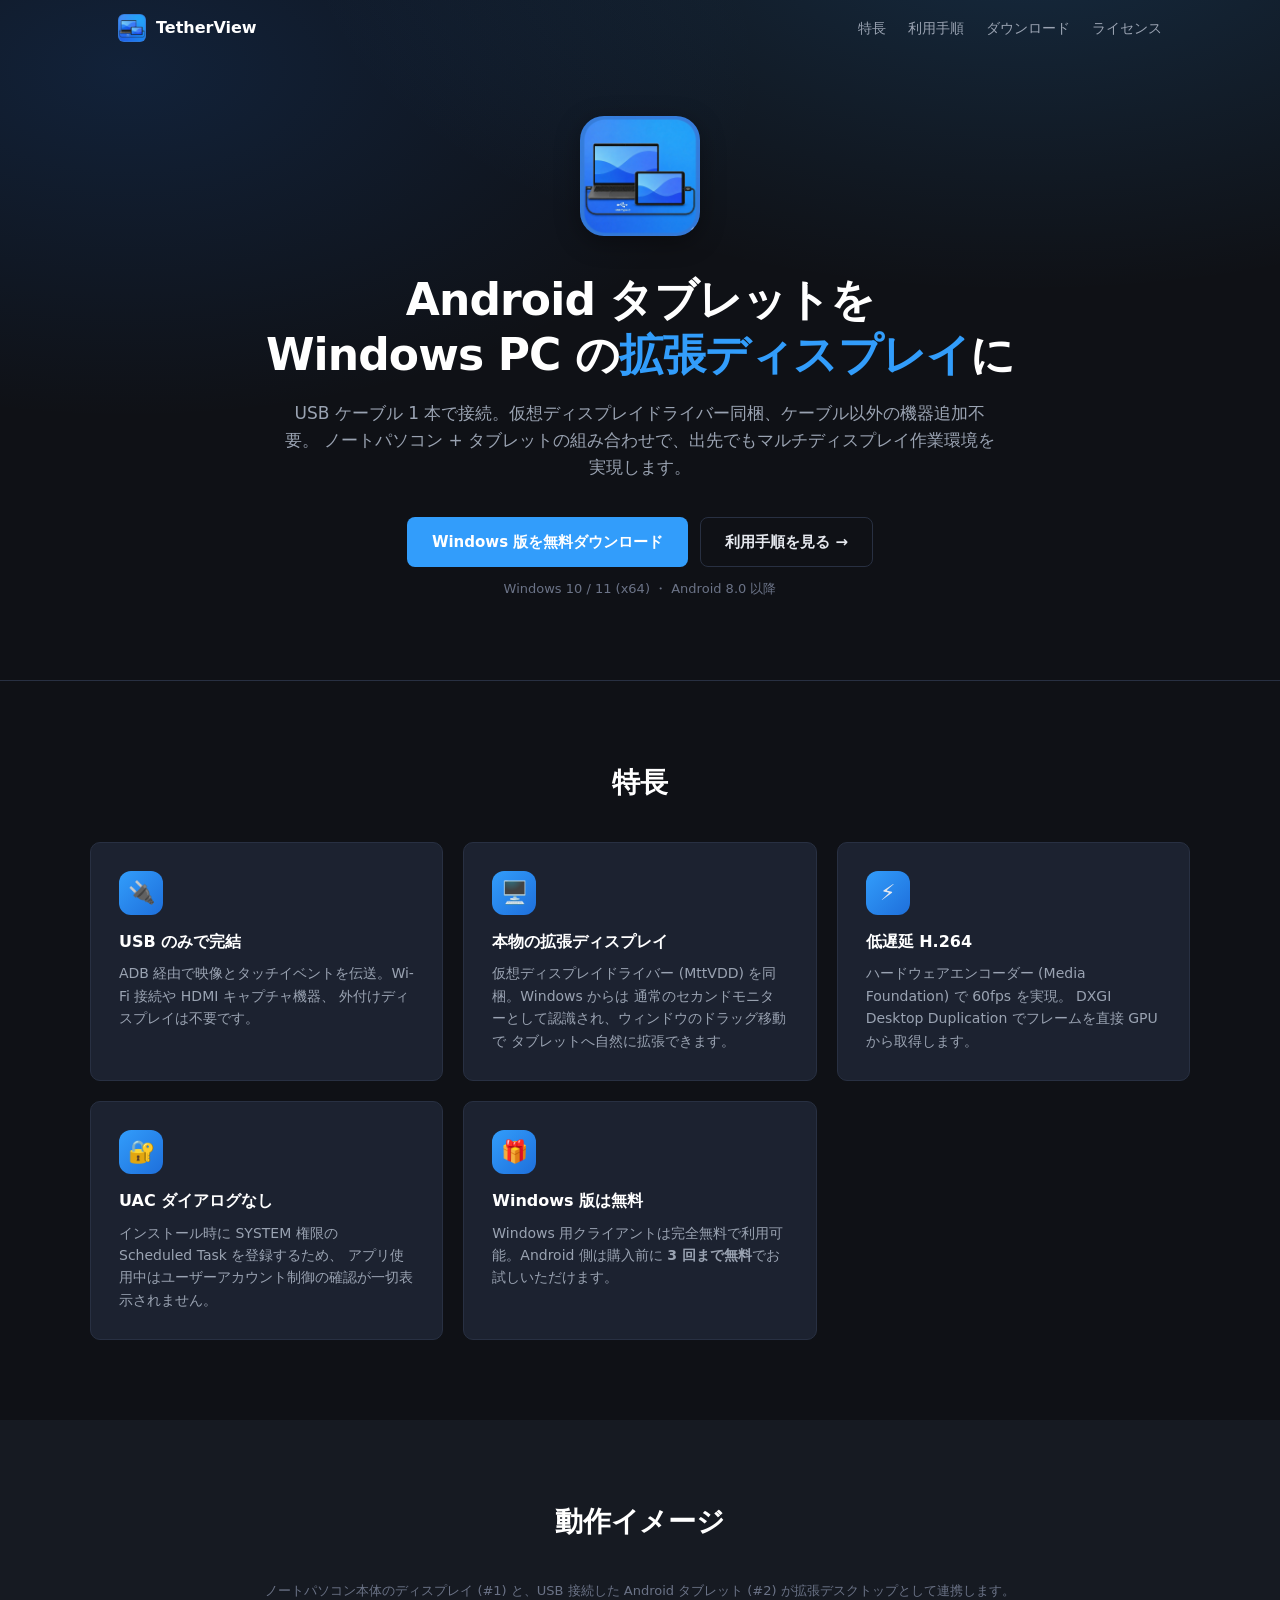
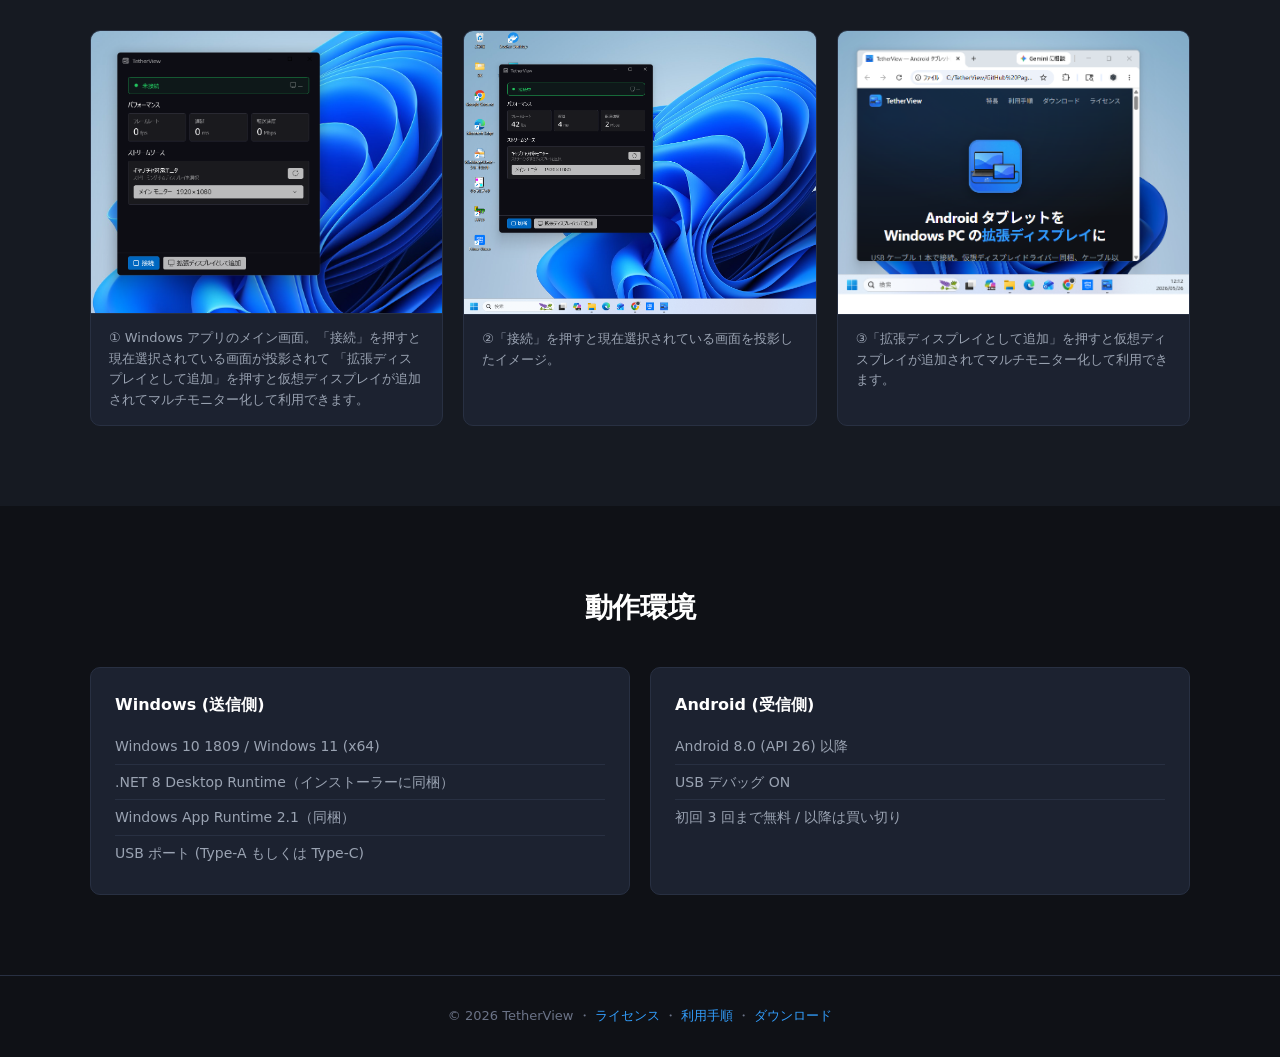
<file: index.html>
<!DOCTYPE html>
<html lang="ja">
<head>
  <meta charset="UTF-8" />
  <meta name="viewport" content="width=device-width, initial-scale=1" />
  <title>TetherView — Android タブレットを PC の拡張ディスプレイに</title>
  <meta name="description" content="USB ケーブル 1 本で Android タブレットを Windows PC の拡張モニターとして利用。仮想ディスプレイドライバー同梱で追加の HDMI 機器不要。" />
  <link rel="icon" href="assets/icon.png" type="image/png" />
  <link rel="stylesheet" href="assets/style.css" />
</head>
<body>
  <header class="hero">
    <nav class="topbar">
      <a class="brand" href="./">
        <img src="assets/icon.png" alt="TetherView" />
        <span>TetherView</span>
      </a>
      <ul class="nav">
        <li><a href="#features">特長</a></li>
        <li><a href="usage.html">利用手順</a></li>
        <li><a href="downloads.html">ダウンロード</a></li>
        <li><a href="license.html">ライセンス</a></li>
      </ul>
    </nav>

    <div class="hero-inner">
      <img class="hero-icon" src="assets/icon.png" alt="" />
      <h1>Android タブレットを<br>Windows PC の<strong>拡張ディスプレイ</strong>に</h1>
      <p class="lead">
        USB ケーブル 1 本で接続。仮想ディスプレイドライバー同梱、ケーブル以外の機器追加不要。
        ノートパソコン + タブレットの組み合わせで、出先でもマルチディスプレイ作業環境を実現します。
      </p>
      <div class="cta">
        <a class="btn btn-primary" href="downloads.html">
          Windows 版を無料ダウンロード
        </a>
        <a class="btn btn-ghost" href="usage.html">利用手順を見る →</a>
      </div>
      <p class="subnote">
        Windows 10 / 11 (x64) ・ Android 8.0 以降
      </p>
    </div>
  </header>

  <section id="features" class="section">
    <div class="container">
      <h2>特長</h2>
      <div class="features">
        <div class="feature">
          <div class="icon-circle">🔌</div>
          <h3>USB のみで完結</h3>
          <p>
            ADB 経由で映像とタッチイベントを伝送。Wi-Fi 接続や HDMI キャプチャ機器、
            外付けディスプレイは不要です。
          </p>
        </div>
        <div class="feature">
          <div class="icon-circle">🖥️</div>
          <h3>本物の拡張ディスプレイ</h3>
          <p>
            仮想ディスプレイドライバー (MttVDD) を同梱。Windows からは
            通常のセカンドモニターとして認識され、ウィンドウのドラッグ移動で
            タブレットへ自然に拡張できます。
          </p>
        </div>
        <div class="feature">
          <div class="icon-circle">⚡</div>
          <h3>低遅延 H.264</h3>
          <p>
            ハードウェアエンコーダー (Media Foundation) で 60fps を実現。
            DXGI Desktop Duplication でフレームを直接 GPU から取得します。
          </p>
        </div>
        <div class="feature">
          <div class="icon-circle">🔐</div>
          <h3>UAC ダイアログなし</h3>
          <p>
            インストール時に SYSTEM 権限の Scheduled Task を登録するため、
            アプリ使用中はユーザーアカウント制御の確認が一切表示されません。
          </p>
        </div>
        <div class="feature">
          <div class="icon-circle">🎁</div>
          <h3>Windows 版は無料</h3>
          <p>
            Windows 用クライアントは完全無料で利用可能。Android 側は購入前に
            <strong>3 回まで無料</strong>でお試しいただけます。
          </p>
        </div>
      </div>
    </div>
  </section>

  <section class="section section-alt">
    <div class="container">
      <h2>動作イメージ</h2>
      <p class="subnote center">
        ノートパソコン本体のディスプレイ (#1) と、USB 接続した Android タブレット (#2)
        が拡張デスクトップとして連携します。
      </p>
      <div class="screens">
        <figure>
          <img src="assets/screenshots/demo_app_main.png" alt="TetherView Windows 版のメイン画面" />
          <figcaption>
            ① Windows アプリのメイン画面。「接続」を押すと現在選択されている画面が投影されて
            「拡張ディスプレイとして追加」を押すと仮想ディスプレイが追加されてマルチモニター化して利用できます。
          </figcaption>
        </figure>
        <figure>
          <img src="assets/screenshots/demo_display_settings.png" alt="接続中の画面イメージ" />
          <figcaption>
            ②「接続」を押すと現在選択されている画面を投影したイメージ。
          </figcaption>
        </figure>
        <figure>
          <img src="assets/screenshots/demo_browser_extended.png" alt="拡張ディスプレイとして追加の動作" />
          <figcaption>
            ③「拡張ディスプレイとして追加」を押すと仮想ディスプレイが追加されてマルチモニター化して利用できます。
          </figcaption>
        </figure>
      </div>
    </div>
  </section>

  <section class="section">
    <div class="container">
      <h2>動作環境</h2>
      <div class="reqs">
        <div class="req">
          <h3>Windows (送信側)</h3>
          <ul>
            <li>Windows 10 1809 / Windows 11 (x64)</li>
            <li>.NET 8 Desktop Runtime（インストーラーに同梱）</li>
            <li>Windows App Runtime 2.1（同梱）</li>
            <li>USB ポート (Type-A もしくは Type-C)</li>
          </ul>
        </div>
        <div class="req">
          <h3>Android (受信側)</h3>
          <ul>
            <li>Android 8.0 (API 26) 以降</li>
            <li>USB デバッグ ON</li>
            <li>初回 3 回まで無料 / 以降は買い切り</li>
          </ul>
        </div>
      </div>
    </div>
  </section>

  <footer class="footer">
    <div class="container">
      <p>
        © 2026 TetherView ・
        <a href="license.html">ライセンス</a> ・
        <a href="usage.html">利用手順</a> ・
        <a href="downloads.html">ダウンロード</a>
      </p>
    </div>
  </footer>
</body>
</html>
</file>
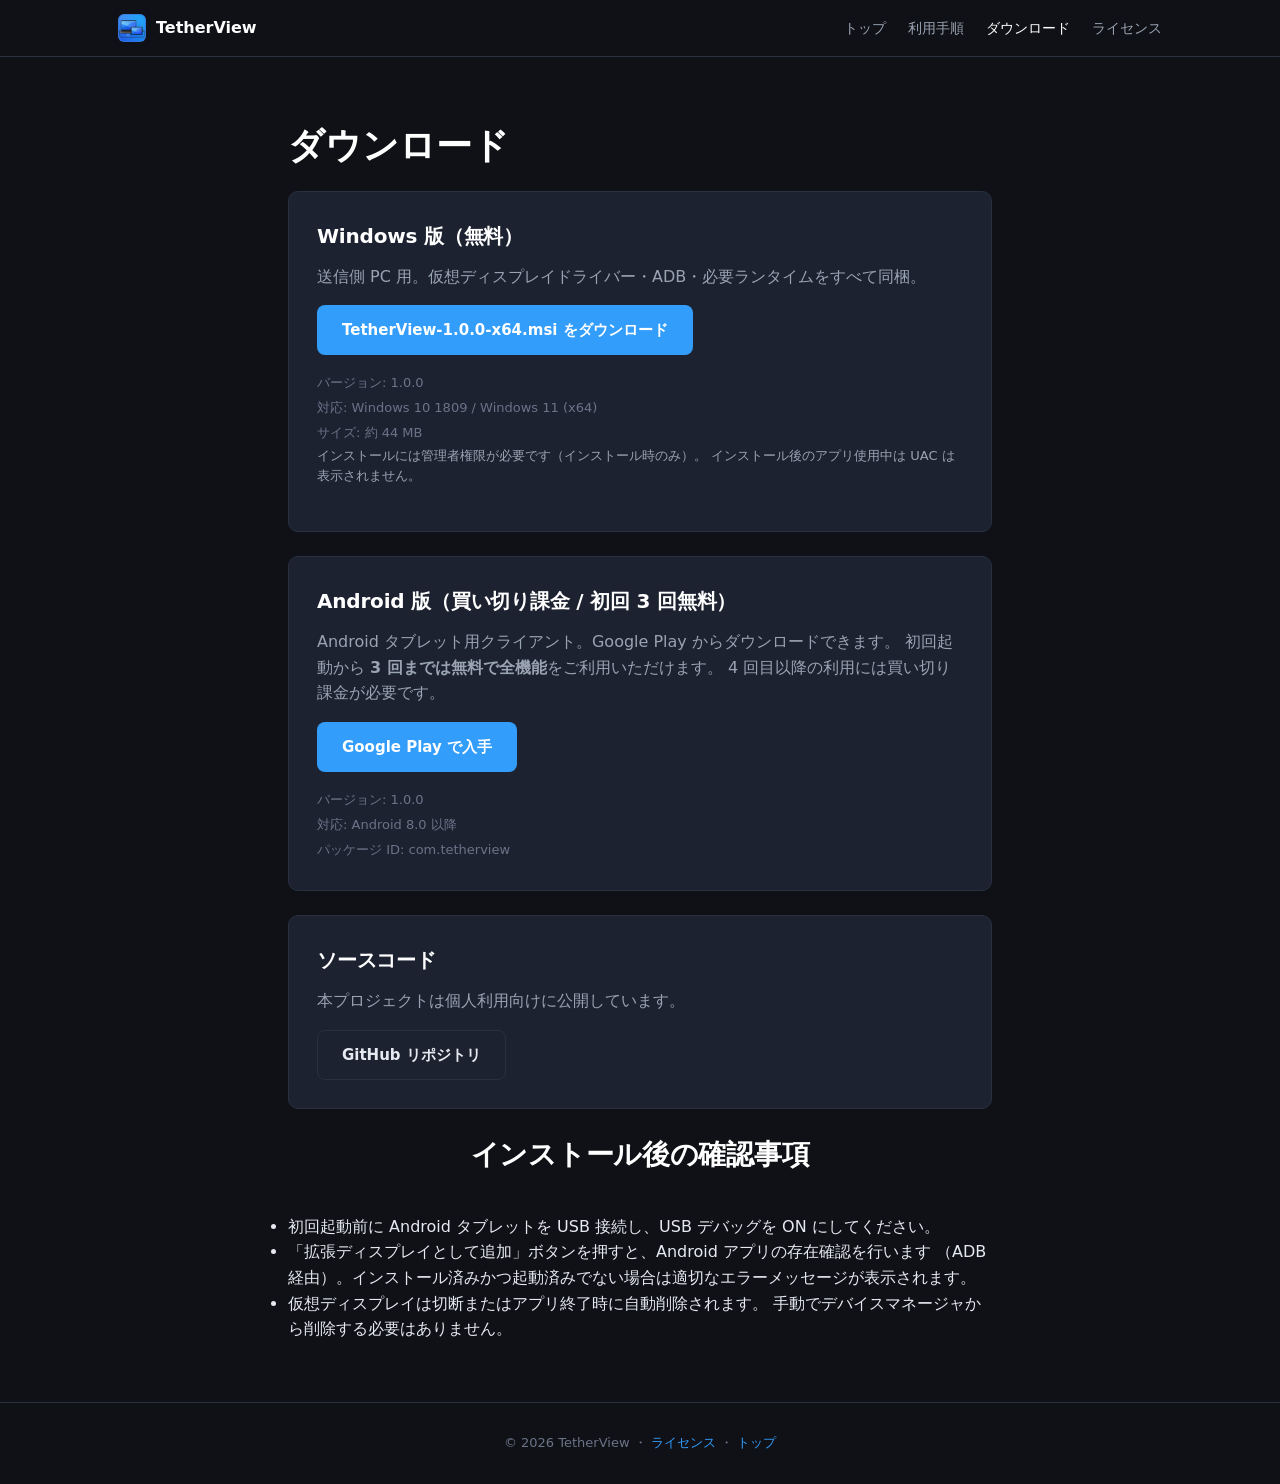
<file: downloads.html>
<!DOCTYPE html>
<html lang="ja">
<head>
  <meta charset="UTF-8" />
  <meta name="viewport" content="width=device-width, initial-scale=1" />
  <title>TetherView — ダウンロード</title>
  <link rel="icon" href="assets/icon.png" type="image/png" />
  <link rel="stylesheet" href="assets/style.css" />
</head>
<body>
  <header class="topbar-only">
    <nav class="topbar">
      <a class="brand" href="./">
        <img src="assets/icon.png" alt="TetherView" />
        <span>TetherView</span>
      </a>
      <ul class="nav">
        <li><a href="./">トップ</a></li>
        <li><a href="usage.html">利用手順</a></li>
        <li><a href="downloads.html" class="active">ダウンロード</a></li>
        <li><a href="license.html">ライセンス</a></li>
      </ul>
    </nav>
  </header>

  <main class="container narrow">
    <h1>ダウンロード</h1>

    <div class="download-card">
      <h2>Windows 版（無料）</h2>
      <p>送信側 PC 用。仮想ディスプレイドライバー・ADB・必要ランタイムをすべて同梱。</p>
      <a class="btn btn-primary" href="downloads/TetherView-1.0.0-x64.msi" download>
        TetherView-1.0.0-x64.msi をダウンロード
      </a>
      <ul class="meta">
        <li>バージョン: 1.0.0</li>
        <li>対応: Windows 10 1809 / Windows 11 (x64)</li>
        <li>サイズ: 約 44 MB</li>
      </ul>
      <p class="subnote">
        インストールには管理者権限が必要です（インストール時のみ）。
        インストール後のアプリ使用中は UAC は表示されません。
      </p>
    </div>

    <div class="download-card">
      <h2>Android 版（買い切り課金 / 初回 3 回無料）</h2>
      <p>
        Android タブレット用クライアント。Google Play からダウンロードできます。
        初回起動から <strong>3 回までは無料で全機能</strong>をご利用いただけます。
        4 回目以降の利用には買い切り課金が必要です。
      </p>
      <a class="btn btn-primary" href="#" onclick="alert('Google Play 公開準備中です。')">
        Google Play で入手
      </a>
      <ul class="meta">
        <li>バージョン: 1.0.0</li>
        <li>対応: Android 8.0 以降</li>
        <li>パッケージ ID: com.tetherview</li>
      </ul>
    </div>

    <div class="download-card">
      <h2>ソースコード</h2>
      <p>本プロジェクトは個人利用向けに公開しています。</p>
      <a class="btn btn-ghost" href="https://github.com/your-org/TetherView" target="_blank" rel="noopener">
        GitHub リポジトリ
      </a>
    </div>

    <h2>インストール後の確認事項</h2>
    <ul>
      <li>初回起動前に Android タブレットを USB 接続し、USB デバッグを ON にしてください。</li>
      <li>「拡張ディスプレイとして追加」ボタンを押すと、Android アプリの存在確認を行います
          （ADB 経由）。インストール済みかつ起動済みでない場合は適切なエラーメッセージが表示されます。</li>
      <li>仮想ディスプレイは切断またはアプリ終了時に自動削除されます。
          手動でデバイスマネージャから削除する必要はありません。</li>
    </ul>
  </main>

  <footer class="footer">
    <div class="container">
      <p>© 2026 TetherView ・ <a href="license.html">ライセンス</a> ・ <a href="./">トップ</a></p>
    </div>
  </footer>
</body>
</html>
</file>
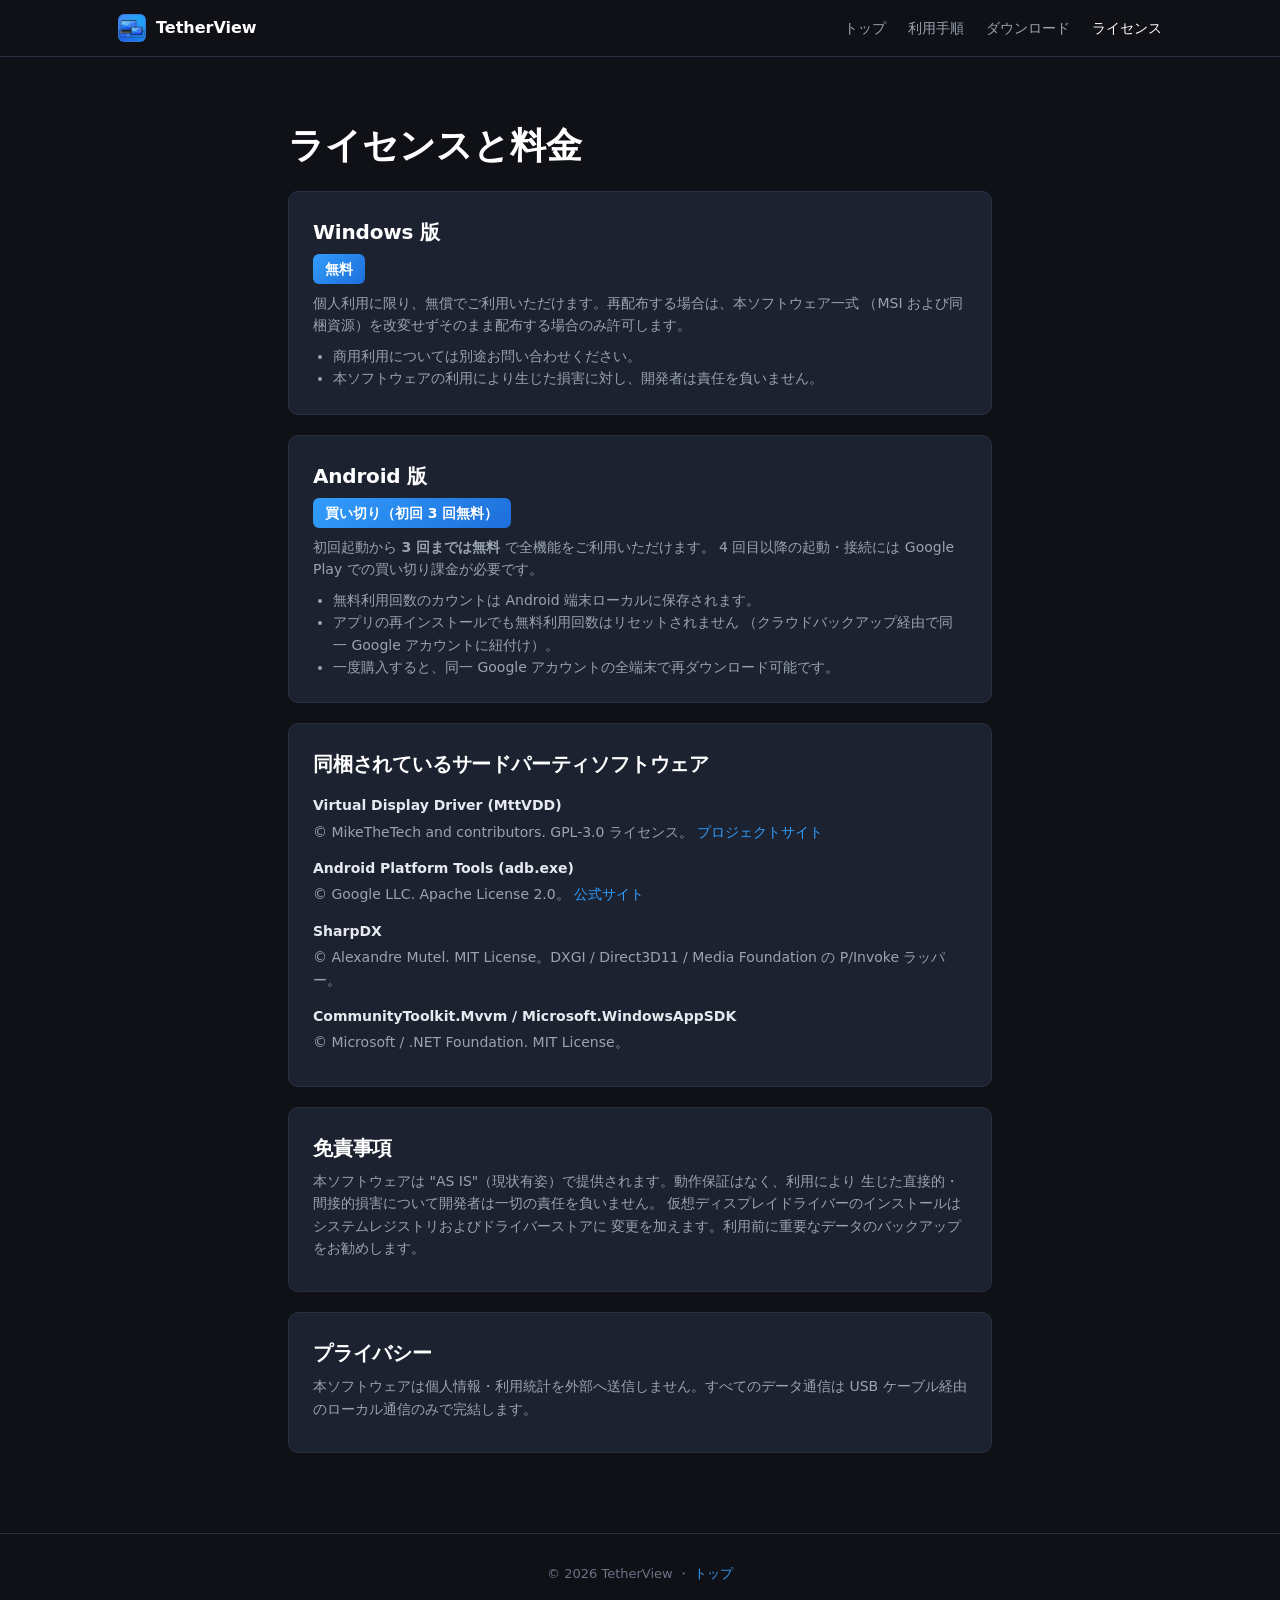
<file: license.html>
<!DOCTYPE html>
<html lang="ja">
<head>
  <meta charset="UTF-8" />
  <meta name="viewport" content="width=device-width, initial-scale=1" />
  <title>TetherView — ライセンス</title>
  <link rel="icon" href="assets/icon.png" type="image/png" />
  <link rel="stylesheet" href="assets/style.css" />
</head>
<body>
  <header class="topbar-only">
    <nav class="topbar">
      <a class="brand" href="./">
        <img src="assets/icon.png" alt="TetherView" />
        <span>TetherView</span>
      </a>
      <ul class="nav">
        <li><a href="./">トップ</a></li>
        <li><a href="usage.html">利用手順</a></li>
        <li><a href="downloads.html">ダウンロード</a></li>
        <li><a href="license.html" class="active">ライセンス</a></li>
      </ul>
    </nav>
  </header>

  <main class="container narrow">
    <h1>ライセンスと料金</h1>

    <section class="license-card">
      <h2>Windows 版</h2>
      <p class="price-tag">無料</p>
      <p>
        個人利用に限り、無償でご利用いただけます。再配布する場合は、本ソフトウェア一式
        （MSI および同梱資源）を改変せずそのまま配布する場合のみ許可します。
      </p>
      <ul>
        <li>商用利用については別途お問い合わせください。</li>
        <li>本ソフトウェアの利用により生じた損害に対し、開発者は責任を負いません。</li>
      </ul>
    </section>

    <section class="license-card">
      <h2>Android 版</h2>
      <p class="price-tag">買い切り（初回 3 回無料）</p>
      <p>
        初回起動から <strong>3 回までは無料</strong> で全機能をご利用いただけます。
        4 回目以降の起動・接続には Google Play での買い切り課金が必要です。
      </p>
      <ul>
        <li>無料利用回数のカウントは Android 端末ローカルに保存されます。</li>
        <li>アプリの再インストールでも無料利用回数はリセットされません
          （クラウドバックアップ経由で同一 Google アカウントに紐付け）。</li>
        <li>一度購入すると、同一 Google アカウントの全端末で再ダウンロード可能です。</li>
      </ul>
    </section>

    <section class="license-card">
      <h2>同梱されているサードパーティソフトウェア</h2>
      <h3>Virtual Display Driver (MttVDD)</h3>
      <p>
        © MikeTheTech and contributors. GPL-3.0 ライセンス。
        <a href="https://github.com/MikeTheTech/VirtualDisplayDriver" target="_blank" rel="noopener">プロジェクトサイト</a>
      </p>

      <h3>Android Platform Tools (adb.exe)</h3>
      <p>
        © Google LLC. Apache License 2.0。
        <a href="https://developer.android.com/tools/releases/platform-tools" target="_blank" rel="noopener">公式サイト</a>
      </p>

      <h3>SharpDX</h3>
      <p>
        © Alexandre Mutel. MIT License。DXGI / Direct3D11 / Media Foundation の P/Invoke ラッパー。
      </p>

      <h3>CommunityToolkit.Mvvm / Microsoft.WindowsAppSDK</h3>
      <p>© Microsoft / .NET Foundation. MIT License。</p>
    </section>

    <section class="license-card">
      <h2>免責事項</h2>
      <p>
        本ソフトウェアは "AS IS"（現状有姿）で提供されます。動作保証はなく、利用により
        生じた直接的・間接的損害について開発者は一切の責任を負いません。
        仮想ディスプレイドライバーのインストールはシステムレジストリおよびドライバーストアに
        変更を加えます。利用前に重要なデータのバックアップをお勧めします。
      </p>
    </section>

    <section class="license-card">
      <h2>プライバシー</h2>
      <p>
        本ソフトウェアは個人情報・利用統計を外部へ送信しません。すべてのデータ通信は
        USB ケーブル経由のローカル通信のみで完結します。
      </p>
    </section>
  </main>

  <footer class="footer">
    <div class="container">
      <p>© 2026 TetherView ・ <a href="./">トップ</a></p>
    </div>
  </footer>
</body>
</html>
</file>
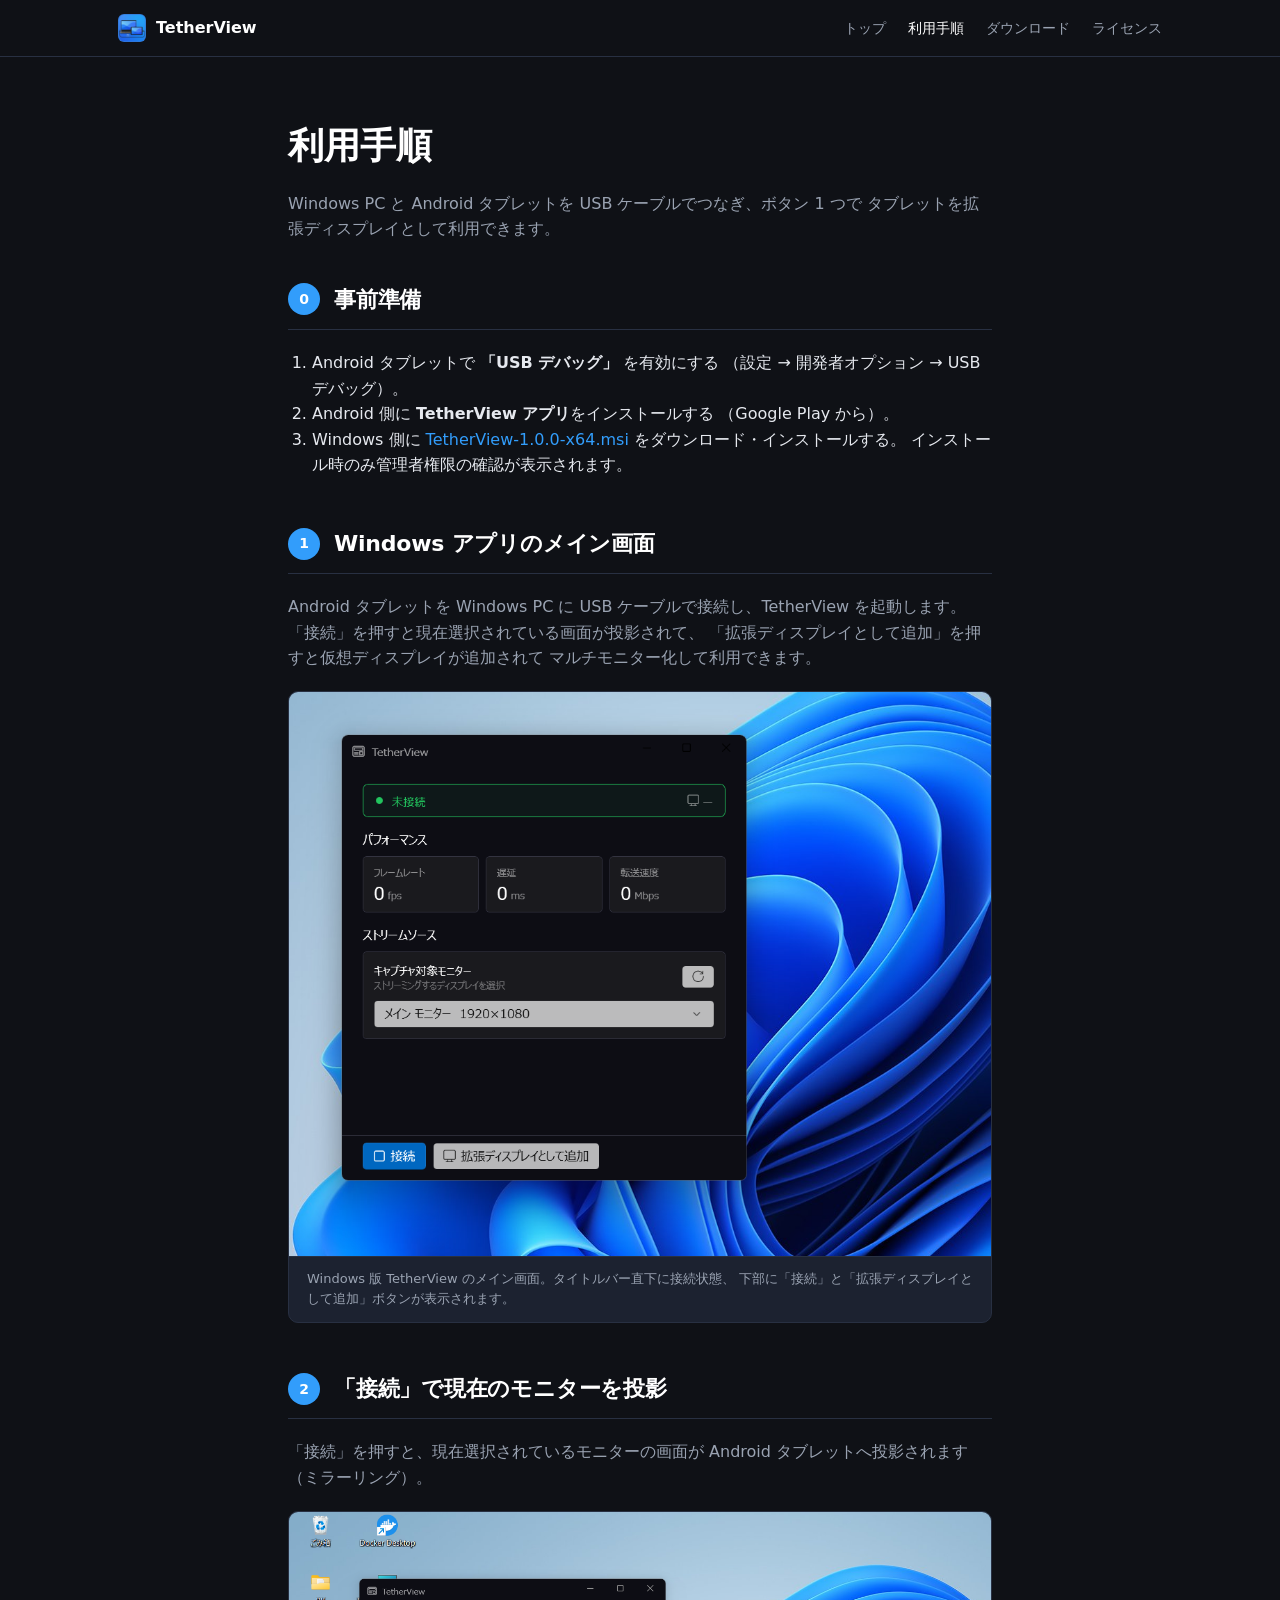
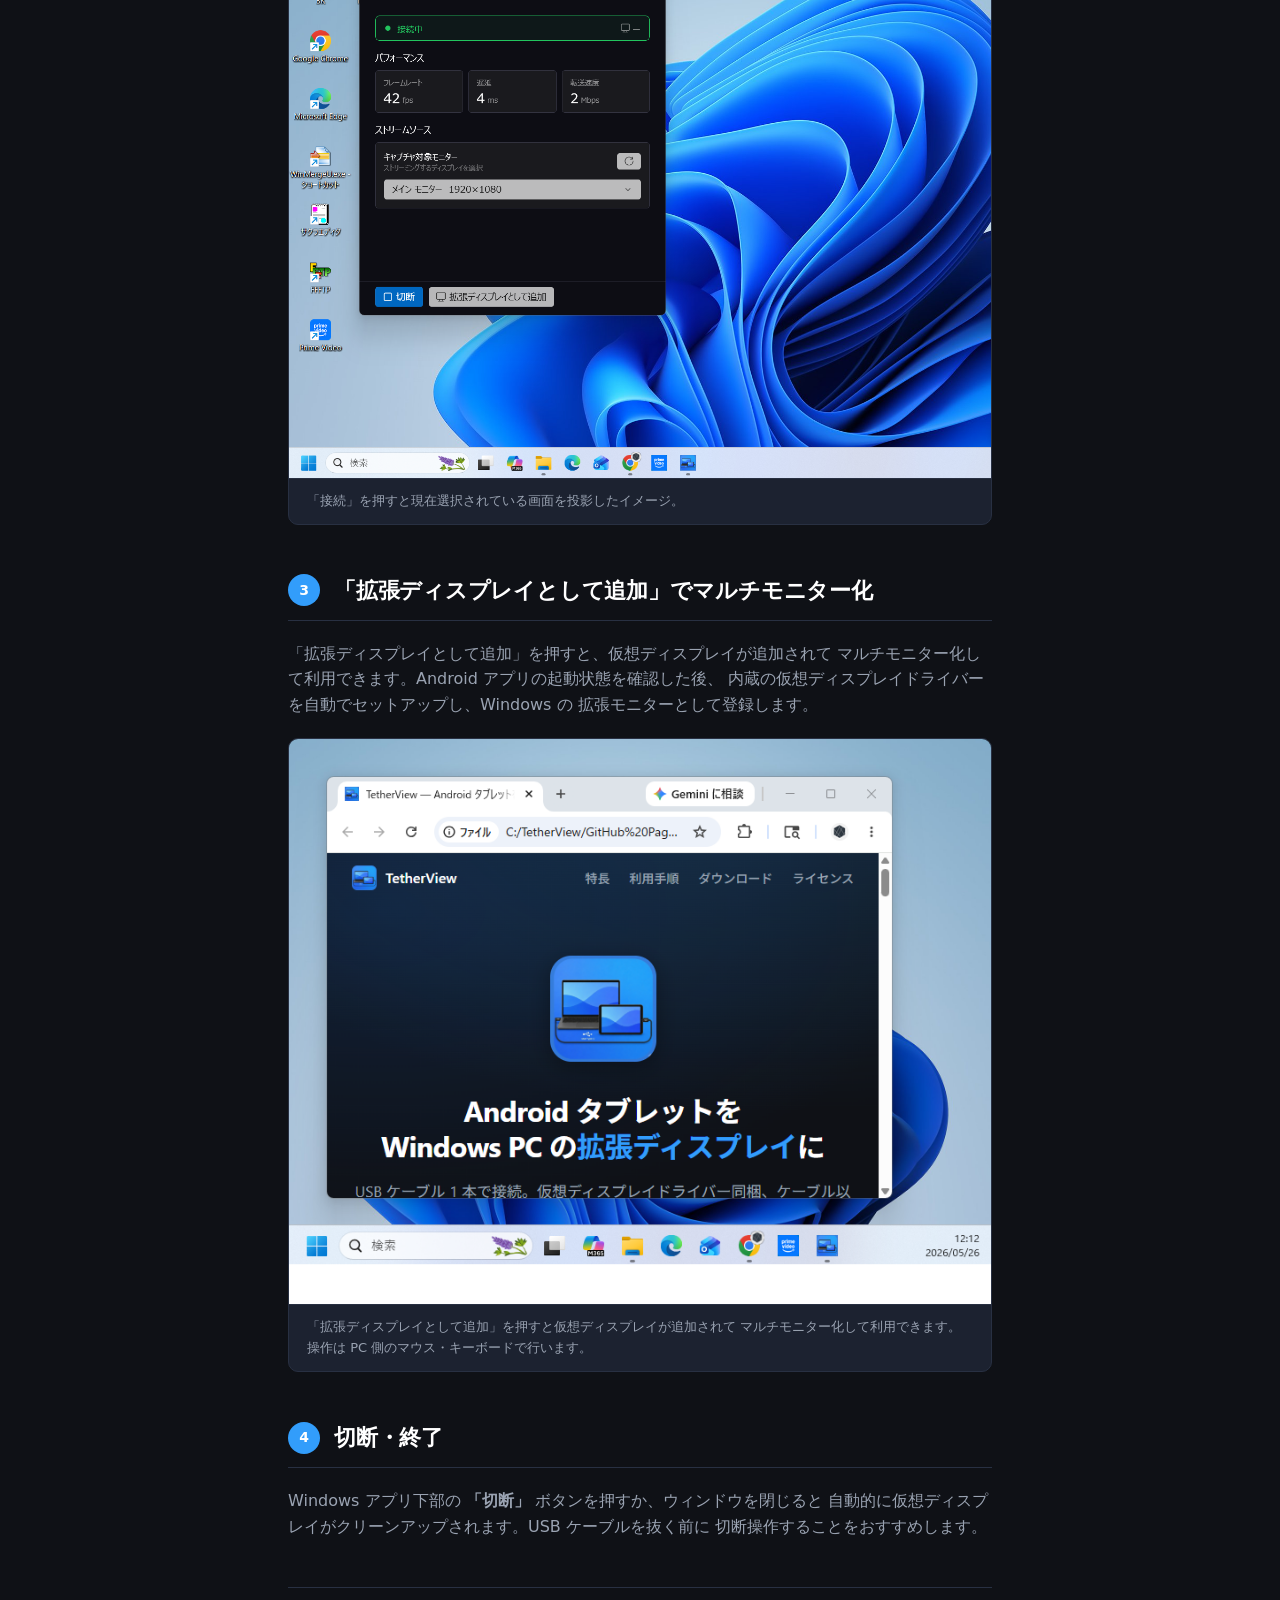
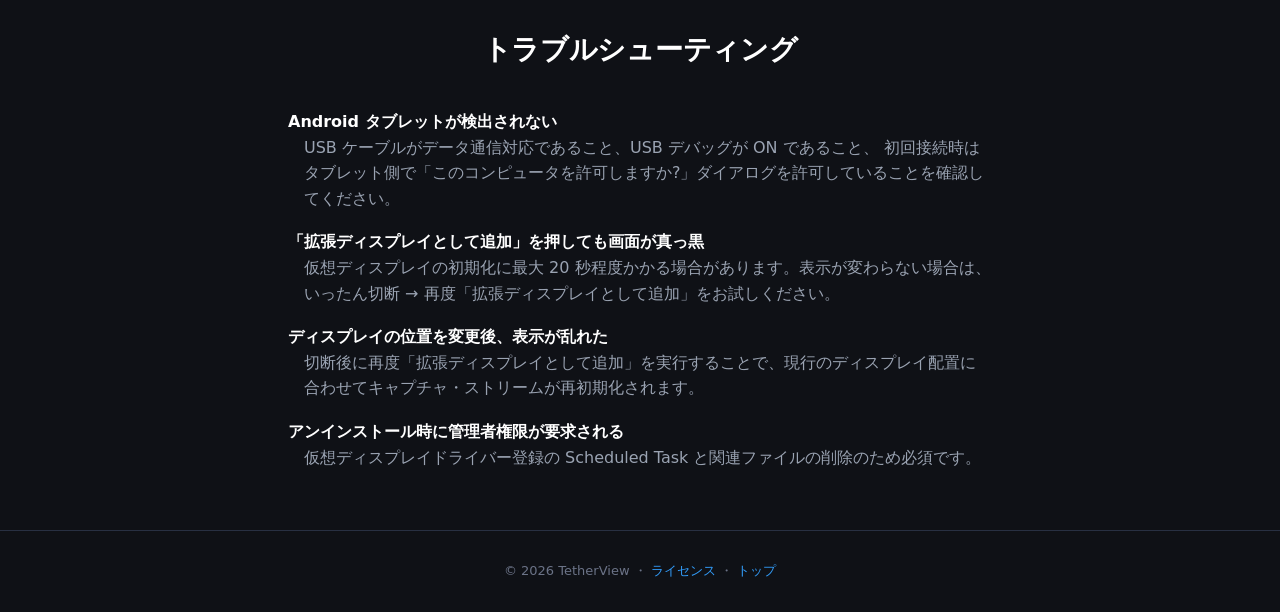
<file: usage.html>
<!DOCTYPE html>
<html lang="ja">
<head>
  <meta charset="UTF-8" />
  <meta name="viewport" content="width=device-width, initial-scale=1" />
  <title>TetherView — 利用手順</title>
  <link rel="icon" href="assets/icon.png" type="image/png" />
  <link rel="stylesheet" href="assets/style.css" />
</head>
<body>
  <header class="topbar-only">
    <nav class="topbar">
      <a class="brand" href="./">
        <img src="assets/icon.png" alt="TetherView" />
        <span>TetherView</span>
      </a>
      <ul class="nav">
        <li><a href="./">トップ</a></li>
        <li><a href="usage.html" class="active">利用手順</a></li>
        <li><a href="downloads.html">ダウンロード</a></li>
        <li><a href="license.html">ライセンス</a></li>
      </ul>
    </nav>
  </header>

  <main class="container narrow">
    <h1>利用手順</h1>
    <p class="lead">
      Windows PC と Android タブレットを USB ケーブルでつなぎ、ボタン 1 つで
      タブレットを拡張ディスプレイとして利用できます。
    </p>

    <section class="step">
      <h2><span class="num">0</span> 事前準備</h2>
      <ol>
        <li>Android タブレットで <strong>「USB デバッグ」</strong> を有効にする
          （設定 → 開発者オプション → USB デバッグ）。</li>
        <li>Android 側に <strong>TetherView アプリ</strong>をインストールする
          （Google Play から）。</li>
        <li>Windows 側に <a href="downloads.html">TetherView-1.0.0-x64.msi</a> をダウンロード・インストールする。
          インストール時のみ管理者権限の確認が表示されます。</li>
      </ol>
    </section>

    <section class="step">
      <h2><span class="num">1</span> Windows アプリのメイン画面</h2>
      <p>
        Android タブレットを Windows PC に USB ケーブルで接続し、TetherView を起動します。
        「接続」を押すと現在選択されている画面が投影されて、
        「拡張ディスプレイとして追加」を押すと仮想ディスプレイが追加されて
        マルチモニター化して利用できます。
      </p>
      <figure>
        <img src="assets/screenshots/demo_app_main.png"
             alt="TetherView Windows 版のメイン画面" />
        <figcaption>Windows 版 TetherView のメイン画面。タイトルバー直下に接続状態、
          下部に「接続」と「拡張ディスプレイとして追加」ボタンが表示されます。</figcaption>
      </figure>
    </section>

    <section class="step">
      <h2><span class="num">2</span>「接続」で現在のモニターを投影</h2>
      <p>
        「接続」を押すと、現在選択されているモニターの画面が Android タブレットへ投影されます
        （ミラーリング）。
      </p>
      <figure>
        <img src="assets/screenshots/demo_display_settings.png"
             alt="接続中の画面イメージ" />
        <figcaption>「接続」を押すと現在選択されている画面を投影したイメージ。</figcaption>
      </figure>
    </section>

    <section class="step">
      <h2><span class="num">3</span>「拡張ディスプレイとして追加」でマルチモニター化</h2>
      <p>
        「拡張ディスプレイとして追加」を押すと、仮想ディスプレイが追加されて
        マルチモニター化して利用できます。Android アプリの起動状態を確認した後、
        内蔵の仮想ディスプレイドライバーを自動でセットアップし、Windows の
        拡張モニターとして登録します。
      </p>
      <figure>
        <img src="assets/screenshots/demo_browser_extended.png"
             alt="拡張ディスプレイとして追加の動作" />
        <figcaption>「拡張ディスプレイとして追加」を押すと仮想ディスプレイが追加されて
          マルチモニター化して利用できます。操作は PC 側のマウス・キーボードで行います。</figcaption>
      </figure>
    </section>

    <section class="step">
      <h2><span class="num">4</span> 切断・終了</h2>
      <p>
        Windows アプリ下部の <strong>「切断」</strong> ボタンを押すか、ウィンドウを閉じると
        自動的に仮想ディスプレイがクリーンアップされます。USB ケーブルを抜く前に
        切断操作することをおすすめします。
      </p>
    </section>

    <hr />

    <h2>トラブルシューティング</h2>
    <dl class="faq">
      <dt>Android タブレットが検出されない</dt>
      <dd>USB ケーブルがデータ通信対応であること、USB デバッグが ON であること、
          初回接続時はタブレット側で「このコンピュータを許可しますか?」ダイアログを許可していることを確認してください。</dd>

      <dt>「拡張ディスプレイとして追加」を押しても画面が真っ黒</dt>
      <dd>仮想ディスプレイの初期化に最大 20 秒程度かかる場合があります。表示が変わらない場合は、
          いったん切断 → 再度「拡張ディスプレイとして追加」をお試しください。</dd>

      <dt>ディスプレイの位置を変更後、表示が乱れた</dt>
      <dd>切断後に再度「拡張ディスプレイとして追加」を実行することで、現行のディスプレイ配置に
          合わせてキャプチャ・ストリームが再初期化されます。</dd>

      <dt>アンインストール時に管理者権限が要求される</dt>
      <dd>仮想ディスプレイドライバー登録の Scheduled Task と関連ファイルの削除のため必須です。</dd>
    </dl>
  </main>

  <footer class="footer">
    <div class="container">
      <p>
        © 2026 TetherView ・
        <a href="license.html">ライセンス</a> ・
        <a href="./">トップ</a>
      </p>
    </div>
  </footer>
</body>
</html>
</file>
<file: assets/style.css>
/* =====================================================================
   TetherView GitHub Pages
   ===================================================================== */
:root {
  --blue:        #329DFB;
  --blue-deep:   #1E6FDB;
  --bg:          #0f1116;
  --bg-alt:      #161a22;
  --surface:     #1c2230;
  --text:        #e6e9ef;
  --text-mid:    #9aa3b2;
  --text-dim:    #6b7387;
  --border:      #283042;
  --radius:      10px;
  --shadow:      0 6px 24px rgba(0,0,0,.35);
}

* { box-sizing: border-box; margin: 0; padding: 0; }

html { scroll-behavior: smooth; }
body {
  font-family: 'Segoe UI', 'Hiragino Sans', 'Noto Sans JP', system-ui, sans-serif;
  background: var(--bg);
  color: var(--text);
  line-height: 1.6;
  -webkit-font-smoothing: antialiased;
}

a { color: var(--blue); text-decoration: none; }
a:hover { text-decoration: underline; }

/* ===== Top bar ===== */
.topbar {
  display: flex; align-items: center; justify-content: space-between;
  padding: 14px 28px; max-width: 1100px; margin: 0 auto;
}
.brand {
  display: inline-flex; align-items: center; gap: 10px;
  font-weight: 600; color: #fff; font-size: 16px;
}
.brand img { width: 28px; height: 28px; border-radius: 6px; }
.brand:hover { text-decoration: none; }

.nav {
  display: flex; gap: 22px; list-style: none;
}
.nav a {
  color: var(--text-mid); font-weight: 500; font-size: 14px;
}
.nav a:hover, .nav a.active { color: #fff; text-decoration: none; }

.topbar-only { border-bottom: 1px solid var(--border); }

/* ===== Hero ===== */
.hero {
  background:
    radial-gradient(1200px 600px at 80% -10%, rgba(50,157,251,.18), transparent 60%),
    radial-gradient(900px 500px at 10% 10%,  rgba(30,111,219,.18), transparent 70%),
    var(--bg);
  border-bottom: 1px solid var(--border);
  padding-bottom: 80px;
}
.hero-inner {
  max-width: 980px; margin: 0 auto; padding: 60px 28px 0;
  text-align: center;
}
.hero-icon {
  width: 120px; height: 120px; border-radius: 24px;
  box-shadow: var(--shadow);
  margin-bottom: 28px;
}
.hero h1 {
  font-size: 44px; line-height: 1.25; letter-spacing: -.02em;
  margin-bottom: 18px; color: #fff;
}
.hero h1 strong { color: var(--blue); font-weight: 700; }
.hero .lead {
  font-size: 17px; color: var(--text-mid); max-width: 720px; margin: 0 auto;
}
.cta { margin: 36px 0 12px; display: flex; gap: 12px; justify-content: center; flex-wrap: wrap; }
.subnote {
  color: var(--text-dim); font-size: 13px;
}
.subnote.center { text-align: center; margin-bottom: 28px; }

/* ===== Buttons ===== */
.btn {
  display: inline-flex; align-items: center; gap: 8px;
  padding: 12px 24px; border-radius: 8px; font-weight: 600; font-size: 15px;
  border: 1px solid transparent; cursor: pointer; transition: all .15s ease;
}
.btn-primary {
  background: var(--blue); color: #fff;
}
.btn-primary:hover { background: var(--blue-deep); text-decoration: none; }
.btn-ghost {
  background: transparent; color: var(--text); border-color: var(--border);
}
.btn-ghost:hover { border-color: var(--blue); color: var(--blue); text-decoration: none; }

/* ===== Sections ===== */
.section { padding: 80px 28px; }
.section-alt { background: var(--bg-alt); }
.container {
  max-width: 1100px; margin: 0 auto;
}
.container.narrow { max-width: 760px; padding: 60px 28px; }

h2 {
  font-size: 28px; color: #fff; margin-bottom: 36px;
  letter-spacing: -.01em; text-align: center;
}
.container.narrow h1 {
  font-size: 36px; color: #fff; margin-bottom: 16px;
}
.container.narrow .lead {
  font-size: 16px; color: var(--text-mid); margin-bottom: 40px;
}

/* ===== Feature grid ===== */
.features {
  display: grid; grid-template-columns: repeat(auto-fit, minmax(280px, 1fr));
  gap: 20px;
}
.feature {
  background: var(--surface); border: 1px solid var(--border);
  border-radius: var(--radius); padding: 28px;
}
.feature h3 {
  color: #fff; font-size: 16px; margin: 14px 0 8px;
}
.feature p { color: var(--text-mid); font-size: 14px; }
.icon-circle {
  width: 44px; height: 44px; border-radius: 12px;
  background: linear-gradient(135deg, var(--blue), var(--blue-deep));
  display: grid; place-items: center; font-size: 22px;
}

/* ===== Screens (demo images) ===== */
.screens {
  display: grid; grid-template-columns: repeat(auto-fit, minmax(280px, 1fr));
  gap: 20px;
}
.screens figure {
  background: var(--surface); border: 1px solid var(--border);
  border-radius: var(--radius); overflow: hidden;
}
.screens figure img {
  width: 100%; display: block; background: #0a0d13;
  border-bottom: 1px solid var(--border);
}
.screens figure figcaption {
  padding: 14px 18px; font-size: 13px; color: var(--text-mid);
}

/* ===== Reqs ===== */
.reqs { display: grid; grid-template-columns: 1fr 1fr; gap: 20px; }
.req {
  background: var(--surface); border: 1px solid var(--border);
  border-radius: var(--radius); padding: 24px;
}
.req h3 { color: #fff; font-size: 16px; margin-bottom: 12px; }
.req ul { list-style: none; }
.req li { padding: 6px 0; color: var(--text-mid); border-bottom: 1px solid var(--border); font-size: 14px; }
.req li:last-child { border-bottom: none; }

@media (max-width: 700px) {
  .reqs { grid-template-columns: 1fr; }
  .hero h1 { font-size: 32px; }
}

/* ===== Usage steps ===== */
.step { margin-bottom: 48px; }
.step h2 {
  text-align: left; font-size: 22px;
  border-bottom: 1px solid var(--border); padding-bottom: 12px; margin-bottom: 20px;
  display: flex; align-items: center; gap: 14px;
}
.step h2 .num {
  display: inline-grid; place-items: center;
  width: 32px; height: 32px; border-radius: 50%;
  background: var(--blue); color: #fff; font-size: 14px;
}
.step ol, .step ul { margin: 12px 0 16px 24px; }
.step p { color: var(--text-mid); margin-bottom: 14px; }
.step figure {
  margin: 20px 0; background: var(--surface);
  border: 1px solid var(--border); border-radius: var(--radius); overflow: hidden;
}
.step figure img { width: 100%; display: block; background: #0a0d13; }
.step figure figcaption {
  padding: 12px 18px; color: var(--text-mid); font-size: 13px;
  border-top: 1px solid var(--border);
}

hr { border: none; border-top: 1px solid var(--border); margin: 40px 0; }

.faq dt {
  color: #fff; font-weight: 600; margin-top: 18px;
}
.faq dd { color: var(--text-mid); padding-left: 16px; }

/* ===== Download cards ===== */
.download-card {
  background: var(--surface); border: 1px solid var(--border);
  border-radius: var(--radius); padding: 28px; margin-bottom: 24px;
}
.download-card h2 {
  text-align: left; font-size: 20px; margin-bottom: 12px;
}
.download-card p { color: var(--text-mid); margin-bottom: 16px; }
.download-card .meta {
  list-style: none; margin-top: 16px; color: var(--text-dim); font-size: 13px;
}
.download-card .meta li { padding: 2px 0; }

/* ===== License cards ===== */
.license-card {
  background: var(--surface); border: 1px solid var(--border);
  border-radius: var(--radius); padding: 24px; margin-bottom: 20px;
}
.license-card h2 {
  text-align: left; font-size: 20px; margin-bottom: 6px;
}
.license-card h3 {
  font-size: 14px; color: var(--text); margin: 14px 0 4px;
}
.license-card p { color: var(--text-mid); font-size: 14px; margin-bottom: 8px; }
.license-card ul { color: var(--text-mid); font-size: 14px; padding-left: 20px; }
.price-tag {
  display: inline-block;
  padding: 4px 12px; border-radius: 6px;
  background: linear-gradient(135deg, var(--blue), var(--blue-deep));
  color: #fff !important; font-weight: 600; font-size: 13px;
  margin-bottom: 12px;
}

/* ===== Footer ===== */
.footer {
  border-top: 1px solid var(--border);
  padding: 30px 28px; text-align: center;
  color: var(--text-dim); font-size: 13px;
}
</file>
